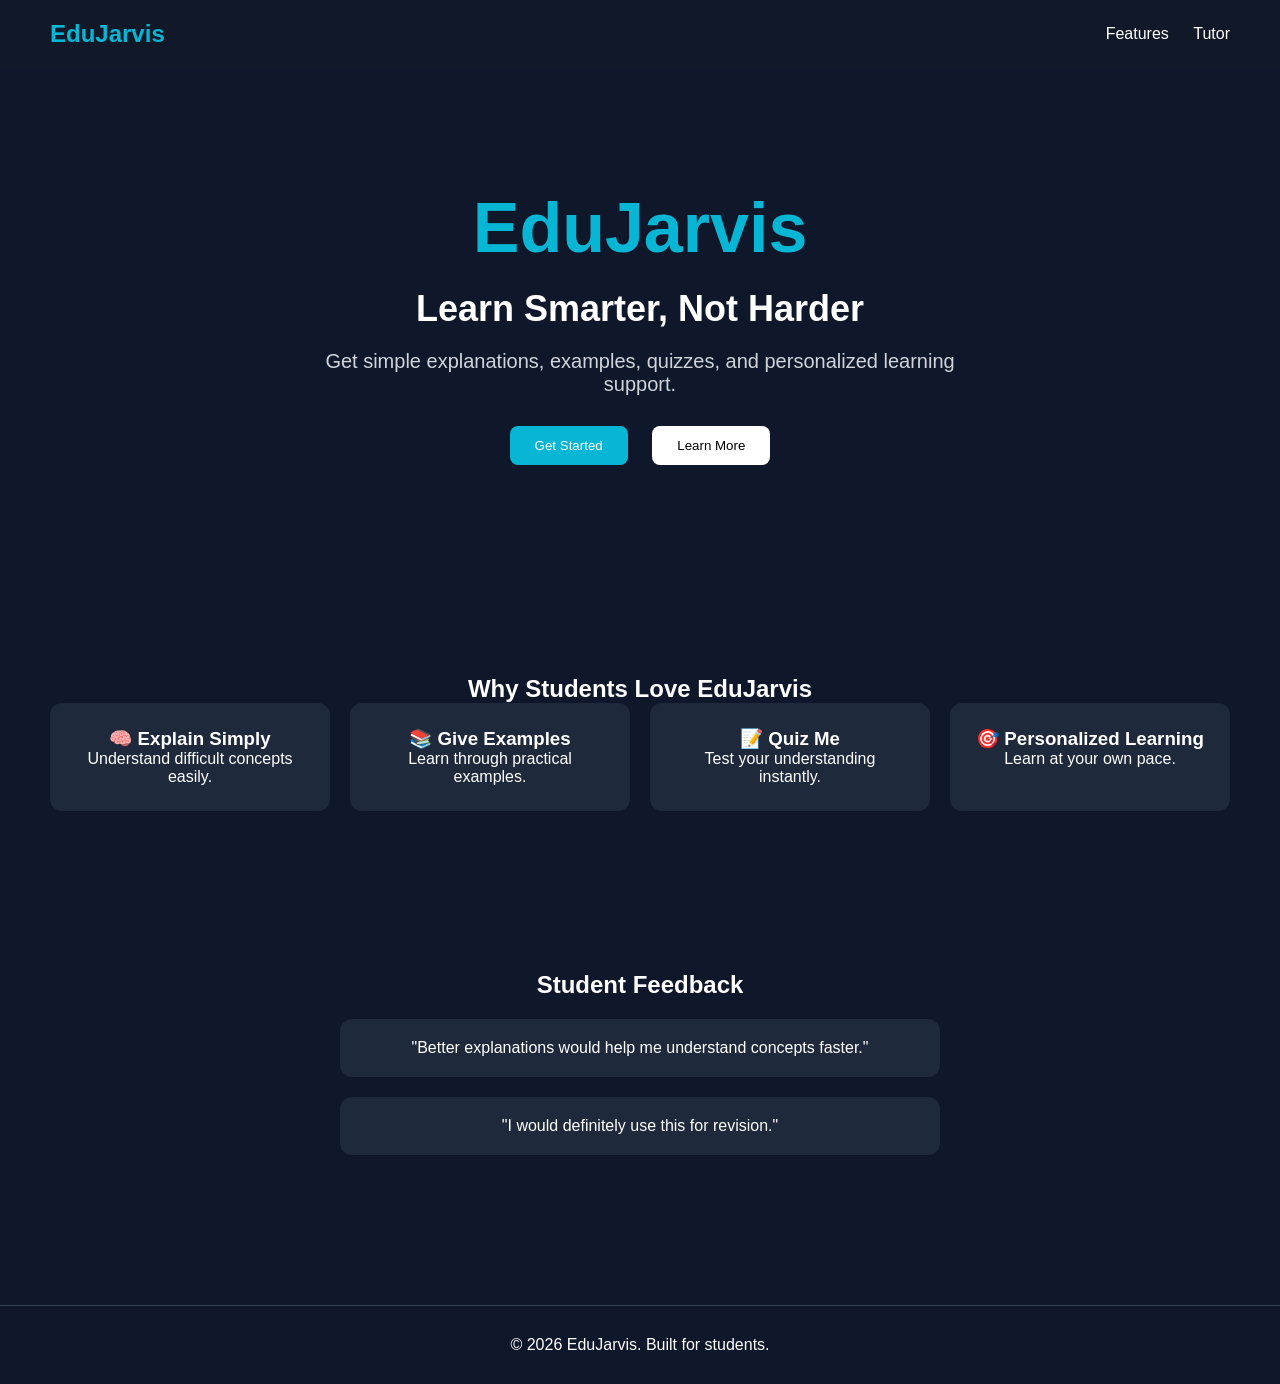
<file: index.html>
<!DOCTYPE html>
<html lang="en">
<head>
    <meta charset="UTF-8">
    <meta name="viewport" content="width=device-width, initial-scale=1.0">
    <title>EduJarvis</title>
    <link rel="stylesheet" href="style.css">
</head>
<body>

<nav>
    <div class="logo">EduJarvis</div>

    <div class="nav-links">
        <a href="#features">Features</a>
        <a href="tutor.html">Tutor</a>
    </div>
</nav>

<section class="hero">

    <h1>EduJarvis</h1>

    <h2>Learn Smarter, Not Harder</h2>

    <p>
        Get simple explanations, examples,
        quizzes, and personalized learning support.
    </p>

    <div class="hero-buttons">
        <button onclick="getStarted()">
            Get Started
        </button>

        <button onclick="document.getElementById('features').scrollIntoView({behavior:'smooth'})">
            Learn More
        </button>
    </div>

</section>

<section id="features" class="features">

    <h2>Why Students Love EduJarvis</h2>

    <div class="feature-container">

        <div class="feature-card">
            <h3>🧠 Explain Simply</h3>
            <p>Understand difficult concepts easily.</p>
        </div>

        <div class="feature-card">
            <h3>📚 Give Examples</h3>
            <p>Learn through practical examples.</p>
        </div>

        <div class="feature-card">
            <h3>📝 Quiz Me</h3>
            <p>Test your understanding instantly.</p>
        </div>

        <div class="feature-card">
            <h3>🎯 Personalized Learning</h3>
            <p>Learn at your own pace.</p>
        </div>

    </div>

</section>

<section class="testimonials">

    <h2>Student Feedback</h2>

    <div class="testimonial-card">
        "Better explanations would help me understand concepts faster."
    </div>

    <div class="testimonial-card">
        "I would definitely use this for revision."
    </div>

</section>

<footer>
    <p>© 2026 EduJarvis. Built for students.</p>
</footer>

<script src="script.js"></script>

</body>
</html>
</file>
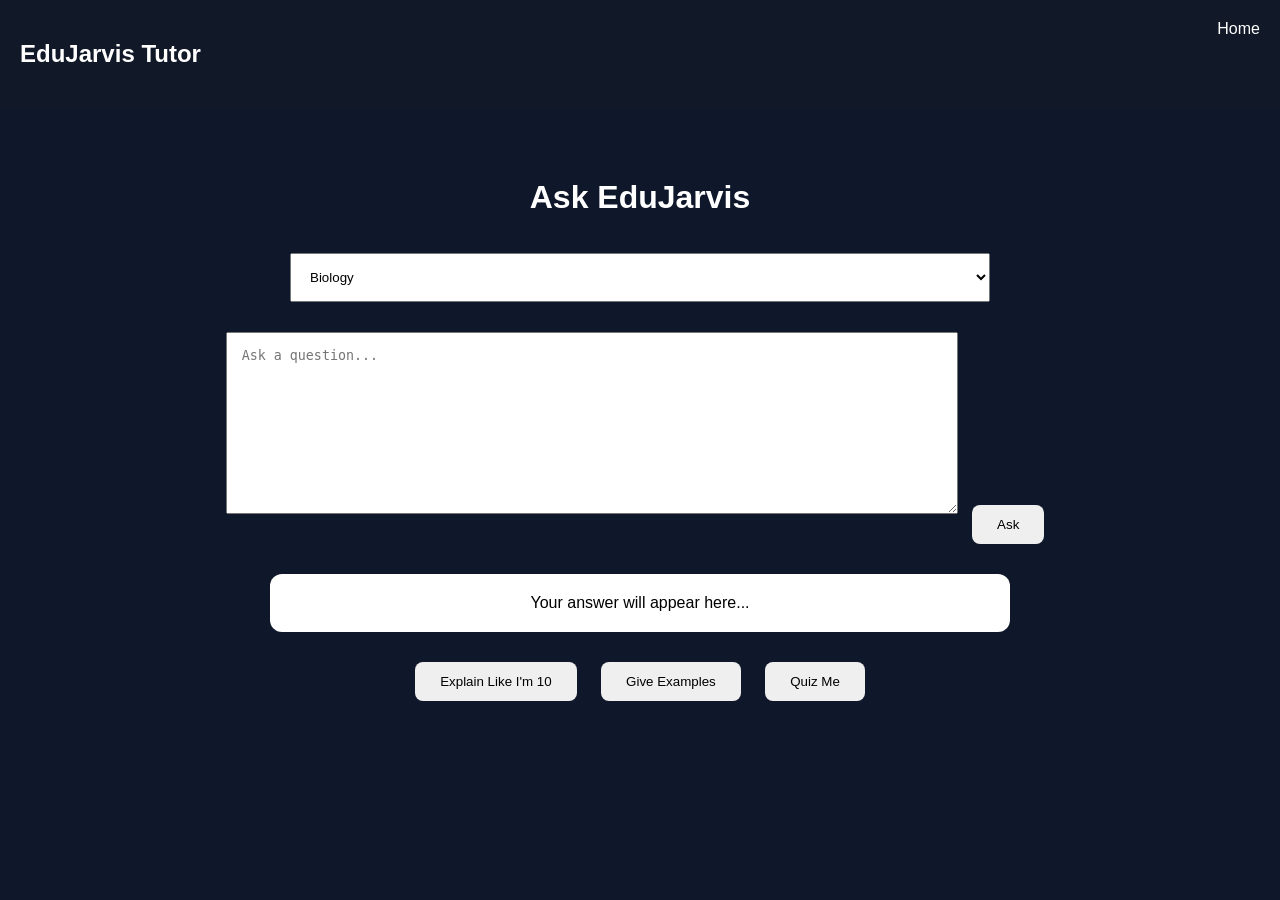
<file: tutor.html>
<!DOCTYPE html>
<html lang="en">
<head>
    <meta charset="UTF-8">
    <meta name="viewport" content="width=device-width, initial-scale=1.0">
    <title>EduJarvis Tutor</title>
    <link rel="stylesheet" href="tutor.css">
</head>
<body>

<nav>
    <h2>EduJarvis Tutor</h2>
    <a href="index.html">Home</a>
</nav>

<div class="container">

    <h1>Ask EduJarvis</h1>

    <select id="subject">
        <option>Biology</option>
        <option>Physics</option>
        <option>Chemistry</option>
        <option>Mathematics</option>
    </select>

    <textarea
        id="question"
        placeholder="Ask a question..."
    ></textarea>

    <button onclick="askQuestion()">
        Ask
    </button>

    <div id="response">
        Your answer will appear here...
    </div>

    <div class="actions">

        <button onclick="explainSimple()">
            Explain Like I'm 10
        </button>

        <button onclick="giveExamples()">
            Give Examples
        </button>

        <button onclick="quizMe()">
            Quiz Me
        </button>

    </div>

</div>

<script src="tutor.js"></script>

</body>
</html>
</file>
<file: style.css>
*{
    margin:0;
    padding:0;
    box-sizing:border-box;
    font-family:Arial,sans-serif;
}

body{
    background:#0f172a;
    color:white;
}

nav{
    display:flex;
    justify-content:space-between;
    align-items:center;
    padding:20px 50px;
    background:#111827;
}

.logo{
    color:#06b6d4;
    font-size:24px;
    font-weight:bold;
}

.nav-links a{
    color:white;
    text-decoration:none;
    margin-left:20px;
}

.hero{
    text-align:center;
    padding:120px 20px;
}

.hero h1{
    font-size:70px;
    color:#06b6d4;
}

.hero h2{
    margin-top:20px;
    font-size:36px;
}

.hero p{
    max-width:700px;
    margin:20px auto;
    font-size:20px;
    color:#d1d5db;
}

.hero button{
    padding:12px 25px;
    margin:10px;
    border:none;
    border-radius:8px;
    cursor:pointer;
}

.hero button:first-child{
    background:#06b6d4;
    color:white;
}

.hero button:last-child{
    background:white;
    color:black;
}

.features{
    text-align:center;
    padding:80px 20px;
}

.feature-container{
    display:flex;
    justify-content:center;
    flex-wrap:wrap;
    gap:20px;
}

.feature-card{
    background:#1e293b;
    width:280px;
    padding:25px;
    border-radius:12px;
    transition:0.3s;
}

.feature-card:hover{
    transform:translateY(-10px);
}

.testimonials{
    text-align:center;
    padding:80px 20px;
}

.testimonial-card{
    background:#1e293b;
    max-width:600px;
    margin:20px auto;
    padding:20px;
    border-radius:12px;
}

footer{
    text-align:center;
    padding:30px;
    margin-top:50px;
    border-top:1px solid #334155;
}
</file>
<file: tutor.css>
body{
    background:#0f172a;
    color:white;
    font-family:Arial,sans-serif;
    margin:0;
}

nav{
    background:#111827;
    padding:20px;
    display:flex;
    justify-content:space-between;
}

nav a{
    color:white;
    text-decoration:none;
}

.container{
    text-align:center;
    padding:50px 20px;
}

select,
textarea{
    width:80%;
    max-width:700px;
    padding:15px;
    margin:15px 0;
}

textarea{
    height:150px;
}

button{
    padding:12px 25px;
    border:none;
    border-radius:8px;
    cursor:pointer;
    margin:10px;
}

#response{
    background:white;
    color:black;
    max-width:700px;
    margin:20px auto;
    padding:20px;
    border-radius:12px;
}

.actions{
    margin-top:20px;
}
</file>
